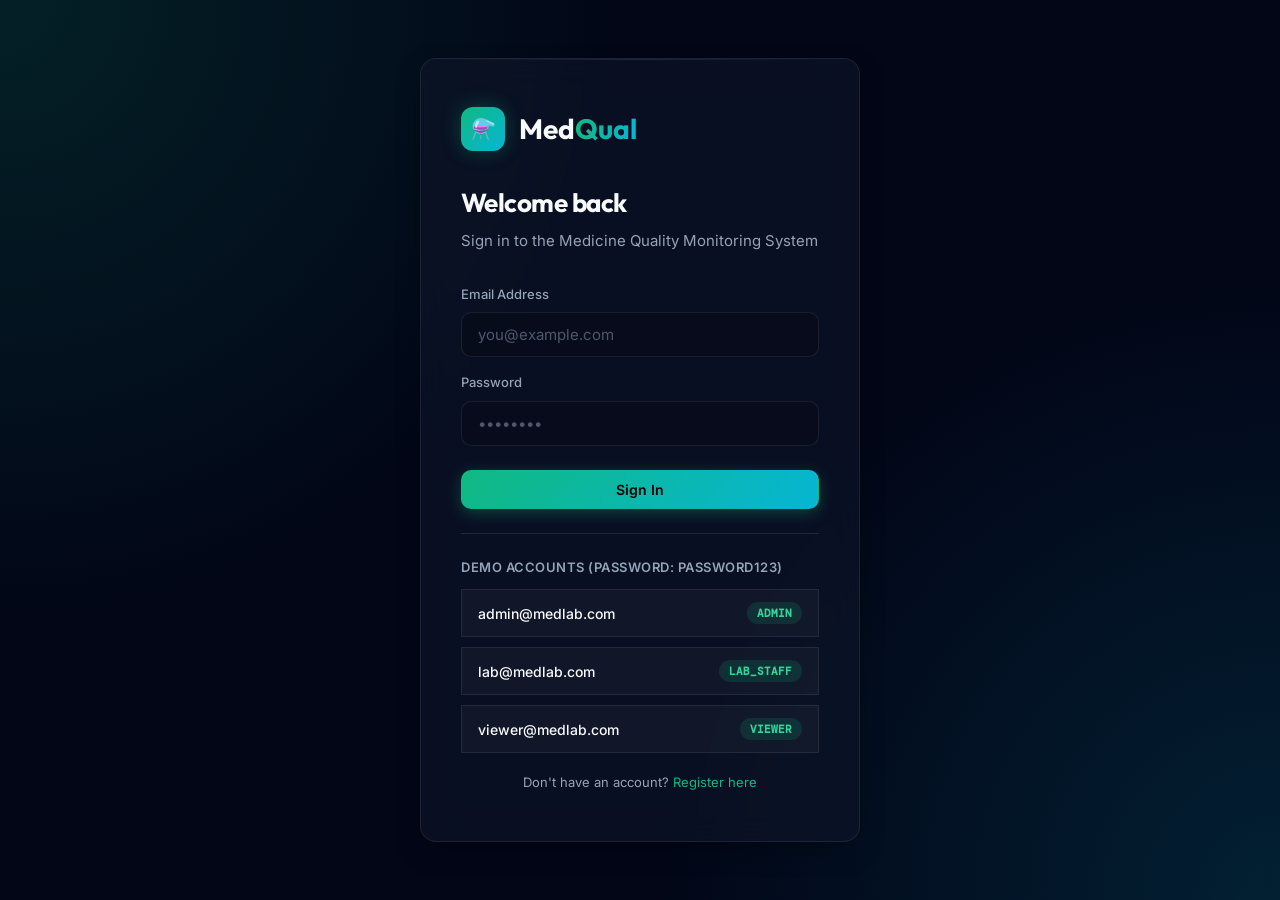
<file: medqual-simple/frontend/index.html>
<!DOCTYPE html>
<html lang="en">
<head>
    <meta charset="UTF-8">
    <meta name="viewport" content="width=device-width, initial-scale=1.0">
    <title>MedQual — Sign In</title>
    <link rel="stylesheet" href="css/style.css">
    <style>
        .login-features {
            margin-top: 24px;
            padding-top: 24px;
            border-top: 1px solid rgba(255,255,255,0.1);
        }
        .login-features p {
            font-size: 13px;
            color: var(--muted-foreground);
            margin-bottom: 12px;
            font-family: 'Inter', sans-serif;
            text-transform: uppercase;
            letter-spacing: 0.5px;
            font-weight: 600;
        }
        .demo-accounts {
            display: flex;
            flex-direction: column;
            gap: 10px;
        }
        .demo-btn {
            background: rgba(255,255,255,0.03);
            border: 1px solid rgba(255,255,255,0.08);
            border-radius: var(--radius);
            padding: 12px 16px;
            color: var(--foreground);
            font-family: 'Inter', sans-serif;
            font-size: 14px;
            font-weight: 500;
            cursor: pointer;
            text-align: left;
            transition: var(--transition);
            display: flex;
            align-items: center;
            justify-content: space-between;
        }
        .demo-btn:hover { 
            border-color: var(--emerald-500); 
            background: rgba(16, 185, 129, 0.05);
            transform: translateX(4px);
        }
        .role-tag {
            background: rgba(16, 185, 129, 0.15);
            color: #34d399;
            border-radius: 20px;
            padding: 4px 10px;
            font-family: 'DM Mono', monospace;
            font-size: 11px;
            font-weight: 600;
            text-transform: uppercase;
        }
    </style>
</head>
<body>
    <div class="login-wrapper">
        <div class="login-card fade-in-up">
            <div class="login-logo">
                <div class="logo-icon">⚗️</div>
                <div class="logo-text">Med<span>Qual</span></div>
            </div>

            <h1 class="login-title">Welcome back</h1>
            <p class="login-subtitle">Sign in to the Medicine Quality Monitoring System</p>

            <!-- Error message -->
            <div id="login-error" class="alert alert-error" style="display:none"></div>

            <!-- Login Form -->
            <form onsubmit="handleLogin(event)">
                <div class="form-group" style="margin-bottom:16px">
                    <label class="form-label">Email Address</label>
                    <input type="email" id="login-email" class="form-control"
                           placeholder="you@example.com" required autocomplete="email">
                </div>

                <div class="form-group" style="margin-bottom:24px">
                    <label class="form-label">Password</label>
                    <input type="password" id="login-password" class="form-control"
                           placeholder="••••••••" required autocomplete="current-password">
                </div>

                <button type="submit" id="login-btn" class="btn btn-primary" style="width:100%;justify-content:center">
                    Sign In
                </button>
            </form>

            <!-- Demo Accounts -->
            <div class="login-features">
                <p>DEMO ACCOUNTS (password: password123)</p>
                <div class="demo-accounts">
                    <button class="demo-btn" onclick="fillDemo('admin@medlab.com')">
                        admin@medlab.com <span class="role-tag">admin</span>
                    </button>
                    <button class="demo-btn" onclick="fillDemo('lab@medlab.com')">
                        lab@medlab.com <span class="role-tag">lab_staff</span>
                    </button>
                    <button class="demo-btn" onclick="fillDemo('viewer@medlab.com')">
                        viewer@medlab.com <span class="role-tag">viewer</span>
                    </button>
                </div>
            </div>

            <p style="text-align:center;font-size:13px;color:var(--muted-foreground);margin-top:20px">
                Don't have an account?
                <a href="register.html" style="color:var(--emerald-500);text-decoration:none">Register here</a>
            </p>
        </div>
    </div>

    <script src="js/app.js"></script>
    <script>
        // Redirect if already logged in
        if (Auth.isLoggedIn()) window.location.href = 'dashboard.html';

        function fillDemo(email) {
            document.getElementById('login-email').value = email;
            document.getElementById('login-password').value = 'password123';
        }
    </script>
</body>
</html>
</file>
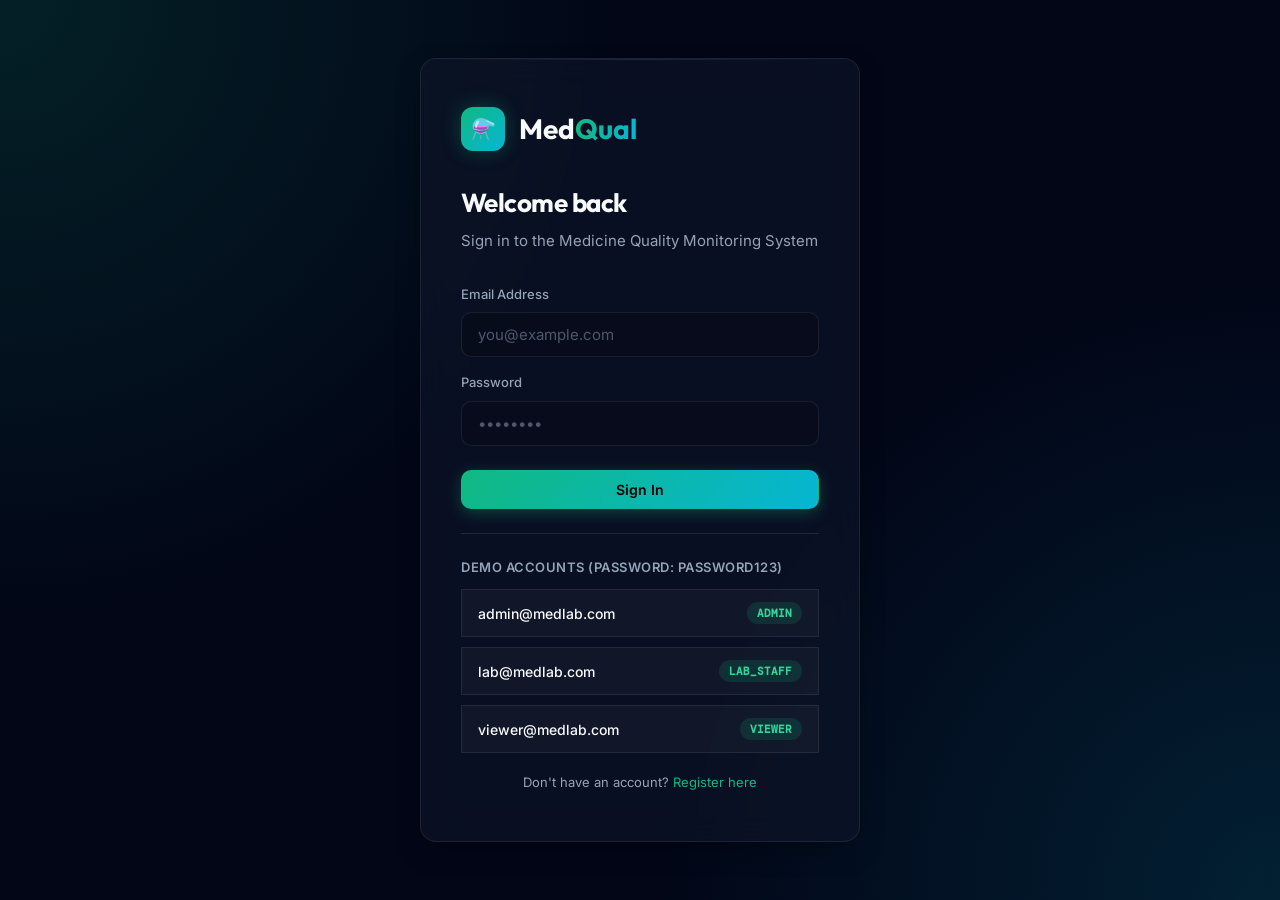
<file: medqual-simple/frontend/dashboard.html>
<!DOCTYPE html>
<html lang="en">
<head>
    <meta charset="UTF-8">
    <meta name="viewport" content="width=device-width, initial-scale=1.0">
    <title>MedQual — Dashboard</title>
    <link rel="stylesheet" href="css/style.css">

</head>
<body>

<!-- ═══════════════════════════════════════════════════════════
     APP LAYOUT
═══════════════════════════════════════════════════════════ -->
<div class="app-layout">

    <!-- ── Sidebar ─────────────────────────────────────────── -->
    <aside class="sidebar">
        <div class="sidebar-logo">
            <div class="logo-icon">⚗️</div>
            <div class="logo-name">Med<span>Qual</span></div>
        </div>

        <nav class="sidebar-nav">
            <div class="nav-section-label">Main</div>

            <a class="nav-item active" data-page="dashboard" onclick="navigate('dashboard')">
                <span class="nav-icon">📊</span> Dashboard
            </a>
            <a class="nav-item" data-page="medicines" onclick="navigate('medicines')">
                <span class="nav-icon">💊</span> Medicines
            </a>
            <a class="nav-item" data-page="testing" onclick="navigate('testing')">
                <span class="nav-icon">🧪</span> Quality Testing
            </a>
            <a class="nav-item" data-page="reports" onclick="navigate('reports')">
                <span class="nav-icon">📋</span> Reports
            </a>
        </nav>

        <div class="sidebar-footer">
            <div class="user-info">
                <div class="user-avatar" id="user-avatar">A</div>
                <div>
                    <div class="user-name" id="user-name-display">Loading...</div>
                    <div class="user-role" id="user-role-display">role</div>
                </div>
            </div>
            <button class="btn-logout" onclick="logout()">⎋ Sign Out</button>
        </div>
    </aside>

    <!-- ── Main Content ─────────────────────────────────────── -->
    <div class="main-content">

        <!-- Topbar -->
        <div class="topbar">
            <div class="topbar-title" id="topbar-title">Dashboard</div>
            <div class="topbar-right">
                <span class="role-pill" id="topbar-role">—</span>
                <span style="color:var(--muted-foreground);font-size:13px" id="topbar-username">—</span>
            </div>
        </div>

        <!-- Page Content -->
        <div class="page-content">

            <!-- ════ DASHBOARD TAB ═════════════════════════════ -->
            <div class="page-tab active" id="tab-dashboard">
                <div class="stats-grid fade-in-up">
                    <div class="stat-card">
                        <div class="stat-icon">💊</div>
                        <div class="stat-value" id="stat-total-medicines">—</div>
                        <div class="stat-label">Total Medicines</div>
                    </div>
                    <div class="stat-card">
                        <div class="stat-icon">✅</div>
                        <div class="stat-value" id="stat-safe">—</div>
                        <div class="stat-label">Safe Medicines</div>
                    </div>
                    <div class="stat-card danger">
                        <div class="stat-icon">❌</div>
                        <div class="stat-value" id="stat-unsafe">—</div>
                        <div class="stat-label">Unsafe Medicines</div>
                    </div>
                    <div class="stat-card warning">
                        <div class="stat-icon">⏳</div>
                        <div class="stat-value" id="stat-pending">—</div>
                        <div class="stat-label">Pending Review</div>
                    </div>
                    <div class="stat-card info">
                        <div class="stat-icon">🧪</div>
                        <div class="stat-value" id="stat-tests">—</div>
                        <div class="stat-label">Tests Conducted</div>
                    </div>
                    <div class="stat-card info">
                        <div class="stat-icon">👥</div>
                        <div class="stat-value" id="stat-users">—</div>
                        <div class="stat-label">Registered Users</div>
                    </div>
                </div>

                <div class="card fade-in-up delay-100">
                    <div class="card-title">🕐 Recent Test Activity</div>
                    <div class="table-wrapper">
                        <table>
                            <thead>
                                <tr>
                                    <th>Medicine</th>
                                    <th>Test Date</th>
                                    <th>Result</th>
                                </tr>
                            </thead>
                            <tbody id="recent-tests-body">
                                <tr class="skeleton-row">
                                    <td><div class="skeleton skeleton-text"></div></td>
                                    <td><div class="skeleton skeleton-text short"></div></td>
                                    <td><div class="skeleton skeleton-badge"></div></td>
                                </tr>
                            </tbody>
                        </table>
                    </div>
                </div>
            </div>

            <!-- ════ MEDICINES TAB ════════════════════════════ -->
            <div class="page-tab" id="tab-medicines">

                <!-- Add Medicine Form -->
                <div class="card fade-in-up" id="add-medicine-section">
                    <div class="card-title">➕ Add New Medicine</div>
                    <form id="add-medicine-form" onsubmit="addMedicine(event)">
                        <div class="form-grid">
                            <div class="form-group">
                                <label class="form-label">Medicine Name *</label>
                                <input type="text" id="med-name" class="form-control"
                                       placeholder="e.g. Paracetamol 500mg" required>
                            </div>
                            <div class="form-group">
                                <label class="form-label">Manufacturer *</label>
                                <input type="text" id="med-manufacturer" class="form-control"
                                       placeholder="e.g. PharmaCo Ltd" required>
                            </div>
                            <div class="form-group">
                                <label class="form-label">Batch Number *</label>
                                <input type="text" id="med-batch" class="form-control"
                                       placeholder="e.g. PCM-2024-001" required>
                            </div>
                            <div class="form-group">
                                <label class="form-label">Manufacturing Date *</label>
                                <input type="date" id="med-mfg" class="form-control" required>
                            </div>
                            <div class="form-group">
                                <label class="form-label">Expiry Date *</label>
                                <input type="date" id="med-exp" class="form-control" required>
                            </div>
                        </div>
                        <div style="margin-top:20px">
                            <button type="submit" class="btn btn-primary" id="add-medicine-btn">
                                + Add Medicine
                            </button>
                        </div>
                    </form>
                </div>

                <!-- Medicines List -->
                <div class="card fade-in-up delay-100">
                    <div class="card-title" style="justify-content:space-between">
                        <span>💊 All Medicines</span>
                        <button class="btn btn-secondary btn-sm" onclick="loadMedicines()">↻ Refresh</button>
                    </div>

                    <div class="search-bar">
                        <div class="search-input-wrapper">
                            <span class="search-icon">🔍</span>
                            <input type="text" id="med-search" class="form-control search-input"
                                   placeholder="Search by name, manufacturer or batch..."
                                   oninput="loadMedicines(this.value)">
                        </div>
                    </div>

                    <div class="table-wrapper">
                        <table>
                            <thead>
                                <tr>
                                    <th>Name</th>
                                    <th>Manufacturer</th>
                                    <th>Batch No</th>
                                    <th>Mfg. Date</th>
                                    <th>Exp. Date</th>
                                    <th>Status</th>
                                    <th>Actions</th>
                                </tr>
                            </thead>
                            <tbody id="medicines-tbody">
                                <tr class="skeleton-row">
                                    <td><div class="skeleton skeleton-text"></div></td>
                                    <td><div class="skeleton skeleton-text"></div></td>
                                    <td><div class="skeleton skeleton-text short"></div></td>
                                    <td><div class="skeleton skeleton-text short"></div></td>
                                    <td><div class="skeleton skeleton-text short"></div></td>
                                    <td><div class="skeleton skeleton-badge"></div></td>
                                    <td><div class="skeleton skeleton-text tiny"></div></td>
                                </tr>
                            </tbody>
                        </table>
                    </div>
                </div>
            </div>

            <!-- ════ QUALITY TESTING TAB ═════════════════════ -->
            <div class="page-tab" id="tab-testing">

                <!-- Add Test Form -->
                <div class="card fade-in-up">
                    <div class="card-title">🔬 Submit Test Result</div>
                    <form id="add-test-form" onsubmit="addTest(event)">
                        <div class="form-grid">
                            <div class="form-group">
                                <label class="form-label">Select Medicine *</label>
                                <select id="test-medicine-select" class="form-control" required>
                                    <option value="">-- Select Medicine --</option>
                                </select>
                            </div>
                            <div class="form-group">
                                <label class="form-label">Test Result *</label>
                                <select id="test-result" class="form-control" required>
                                    <option value="">-- Select Result --</option>
                                    <option value="pass">✓ Pass</option>
                                    <option value="fail">✕ Fail</option>
                                    <option value="pending">⏳ Pending</option>
                                </select>
                            </div>
                            <div class="form-group">
                                <label class="form-label">Test Date *</label>
                                <input type="date" id="test-date" class="form-control" required>
                            </div>
                        </div>

                        <div class="form-grid" style="margin-top:16px">
                            <div class="form-group">
                                <label class="form-label">Remarks</label>
                                <textarea id="test-remarks" class="form-control"
                                          placeholder="Observations, notes..."></textarea>
                            </div>
                            <div class="form-group">
                                <label class="form-label">Test Parameters (JSON)</label>
                                <textarea id="test-params" class="form-control"
                                          placeholder='{"potency":"98.5%","moisture":"0.3%"}'></textarea>
                                <div class="hint">Optional. Enter as JSON object with key-value pairs.</div>
                            </div>
                        </div>

                        <div style="margin-top:20px">
                            <button type="submit" class="btn btn-primary" id="add-test-btn">
                                + Add Test Result
                            </button>
                        </div>
                    </form>
                </div>

                <!-- Test History -->
                <div class="card fade-in-up delay-100">
                    <div class="card-title" style="justify-content:space-between">
                        <span>📜 Test History (All Medicines)</span>
                        <button class="btn btn-secondary btn-sm" onclick="loadAllTests()">↻ Refresh</button>
                    </div>

                    <div class="table-wrapper">
                        <table>
                            <thead>
                                <tr>
                                    <th>Medicine</th>
                                    <th>Tested By</th>
                                    <th>Date</th>
                                    <th>Result</th>
                                    <th>Remarks</th>
                                    <th>Parameters</th>
                                </tr>
                            </thead>
                            <tbody id="tests-tbody">
                                <tr class="skeleton-row">
                                    <td><div class="skeleton skeleton-text"></div></td>
                                    <td><div class="skeleton skeleton-text"></div></td>
                                    <td><div class="skeleton skeleton-text short"></div></td>
                                    <td><div class="skeleton skeleton-badge"></div></td>
                                    <td><div class="skeleton skeleton-text"></div></td>
                                    <td><div class="skeleton skeleton-text short"></div></td>
                                </tr>
                            </tbody>
                        </table>
                    </div>
                </div>
            </div>

            <!-- ════ REPORTS TAB ══════════════════════════════ -->
            <div class="page-tab" id="tab-reports">
                <div class="card fade-in-up">
                    <div class="card-title" style="justify-content:space-between">
                        <span>📊 Quality Reports</span>
                        <button class="btn btn-secondary btn-sm" onclick="loadReports()">↻ Refresh</button>
                    </div>

                    <div class="filter-tabs">
                        <button class="filter-tab active" onclick="filterReports(this, '')">All</button>
                        <button class="filter-tab" onclick="filterReports(this, 'safe')">✅ Safe</button>
                        <button class="filter-tab" onclick="filterReports(this, 'unsafe')">❌ Unsafe</button>
                        <button class="filter-tab" onclick="filterReports(this, 'pending')">⏳ Pending</button>
                    </div>

                    <div id="reports-container">
                        <div class="table-wrapper">
                            <table>
                                <thead>
                                    <tr><th>Medicine</th><th>Manufacturer</th><th>Batch No</th><th>Status</th><th>Generated</th><th>By</th><th>Actions</th></tr>
                                </thead>
                                <tbody>
                                    <tr class="skeleton-row">
                                        <td><div class="skeleton skeleton-text"></div></td>
                                        <td><div class="skeleton skeleton-text"></div></td>
                                        <td><div class="skeleton skeleton-text short"></div></td>
                                        <td><div class="skeleton skeleton-badge"></div></td>
                                        <td><div class="skeleton skeleton-text short"></div></td>
                                        <td><div class="skeleton skeleton-text"></div></td>
                                        <td><div class="skeleton skeleton-text tiny"></div></td>
                                    </tr>
                                </tbody>
                            </table>
                        </div>
                    </div>
                </div>
            </div>

        </div><!-- /page-content -->
    </div><!-- /main-content -->
</div><!-- /app-layout -->


<!-- ═══════════════════════════════════════════════════════════
     EDIT MEDICINE MODAL
═══════════════════════════════════════════════════════════ -->
<div class="modal-backdrop" id="edit-modal">
    <div class="modal">
        <div class="modal-header">
            <div class="modal-title">✏️ Edit Medicine</div>
            <button class="modal-close" onclick="closeEditModal()">×</button>
        </div>
        <form onsubmit="saveEdit(event)">
            <input type="hidden" id="edit-medicine-id">
            <div class="form-grid">
                <div class="form-group">
                    <label class="form-label">Medicine Name</label>
                    <input type="text" id="edit-med-name" class="form-control" required>
                </div>
                <div class="form-group">
                    <label class="form-label">Manufacturer</label>
                    <input type="text" id="edit-med-manufacturer" class="form-control" required>
                </div>
                <div class="form-group">
                    <label class="form-label">Batch Number</label>
                    <input type="text" id="edit-med-batch" class="form-control" required>
                </div>
                <div class="form-group">
                    <label class="form-label">Manufacturing Date</label>
                    <input type="date" id="edit-med-mfg" class="form-control" required>
                </div>
                <div class="form-group">
                    <label class="form-label">Expiry Date</label>
                    <input type="date" id="edit-med-exp" class="form-control" required>
                </div>
            </div>
            <div style="display:flex;gap:12px;margin-top:24px">
                <button type="submit" class="btn btn-primary">Save Changes</button>
                <button type="button" class="btn btn-secondary" onclick="closeEditModal()">Cancel</button>
            </div>
        </form>
    </div>
</div>


<!-- ═══════════════════════════════════════════════════════════
     REPORT DETAIL MODAL
═══════════════════════════════════════════════════════════ -->
<div class="modal-backdrop" id="report-modal">
    <div class="modal" style="max-width:820px">
        <div class="modal-header">
            <div class="modal-title">📋 Quality Report</div>
            <button class="modal-close" onclick="closeReportModal()">×</button>
        </div>
        <div id="report-modal-content">
            <div class="skeleton" style="height: 100px; width: 100%; margin-bottom: 24px; border-radius: 12px;"></div>
            <div style="display:grid;grid-template-columns:1fr 1fr;gap:16px;margin-bottom:24px;">
                <div class="skeleton" style="height: 200px; border-radius: 12px;"></div>
                <div class="skeleton" style="height: 200px; border-radius: 12px;"></div>
            </div>
        </div>
    </div>
</div>


<script src="js/app.js"></script>
<script>
    // ─── Init ──────────────────────────────────────────────
    const user = requireAuth();

    if (user) {
        populateUserInfo();

        // Populate topbar
        document.getElementById('topbar-role').textContent = user.role.replace('_', ' ');
        document.getElementById('topbar-username').textContent = user.name;

        // Hide Add Medicine form for viewers
        if (user.role === 'viewer') {
            const addSection = document.getElementById('add-medicine-section');
            if (addSection) addSection.style.display = 'none';

            const addTestForm = document.getElementById('add-test-form').parentElement;
            if (addTestForm) addTestForm.style.display = 'none';
        }

        // Load initial page
        navigate('dashboard');
    }

    function filterReports(btn, status) {
        document.querySelectorAll('.filter-tab').forEach(t => t.classList.remove('active'));
        btn.classList.add('active');
        loadReports(status);
    }
</script>

</body>
</html>
</file>
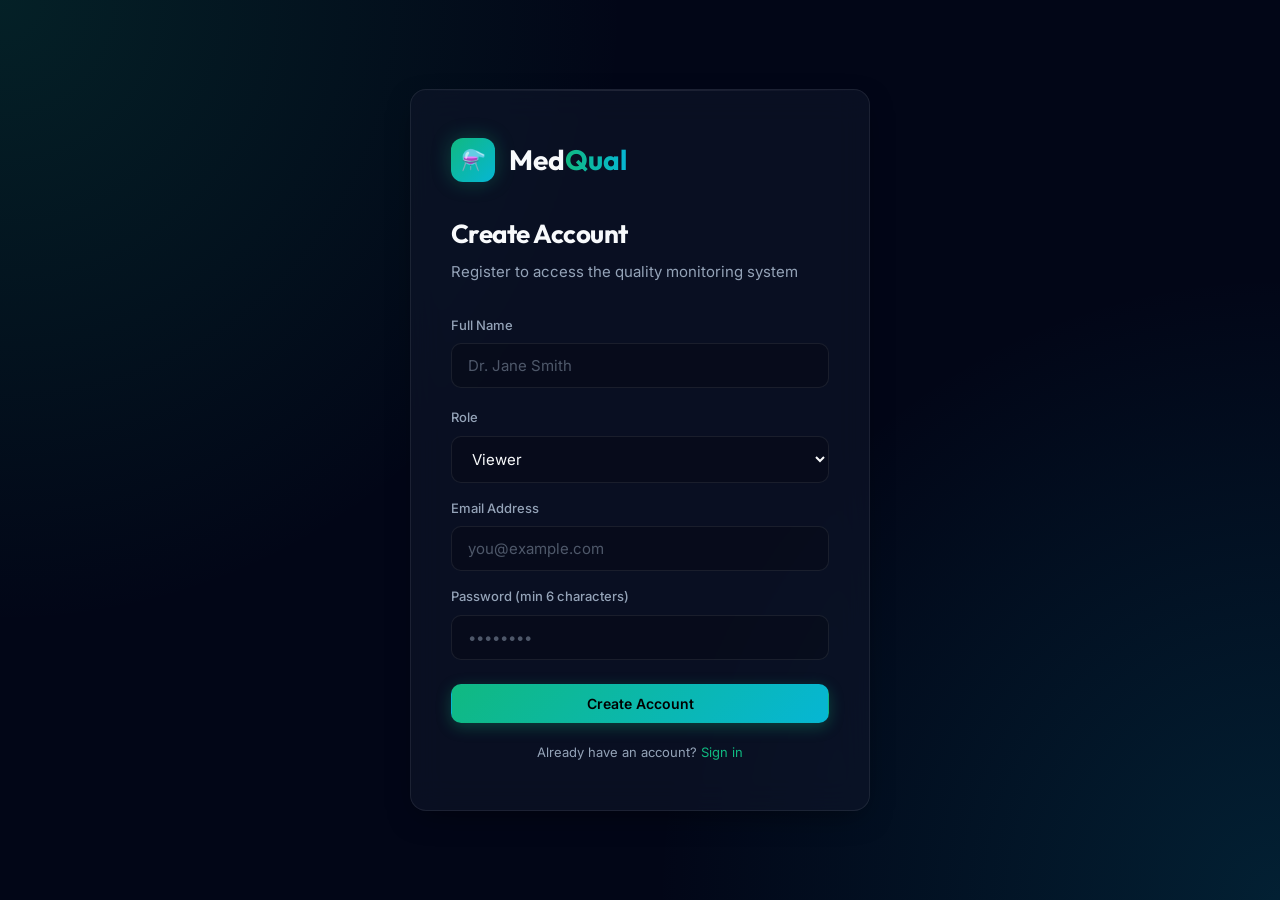
<file: medqual-simple/frontend/register.html>
<!DOCTYPE html>
<html lang="en">
<head>
    <meta charset="UTF-8">
    <meta name="viewport" content="width=device-width, initial-scale=1.0">
    <title>MedQual — Register</title>
    <link rel="stylesheet" href="css/style.css">
</head>
<body>
    <div class="login-wrapper">
        <div class="login-card fade-in-up" style="max-width:460px">
            <div class="login-logo">
                <div class="logo-icon">⚗️</div>
                <div class="logo-text">Med<span>Qual</span></div>
            </div>

            <h1 class="login-title">Create Account</h1>
            <p class="login-subtitle">Register to access the quality monitoring system</p>

            <div id="reg-error" class="alert alert-error" style="display:none"></div>
            <div id="reg-success" class="alert alert-success" style="display:none"></div>

            <form onsubmit="handleRegister(event)">
                <div class="form-grid" style="margin-bottom:16px">
                    <div class="form-group">
                        <label class="form-label">Full Name</label>
                        <input type="text" id="reg-name" class="form-control"
                               placeholder="Dr. Jane Smith" required>
                    </div>
                    <div class="form-group">
                        <label class="form-label">Role</label>
                        <select id="reg-role" class="form-control">
                            <option value="viewer">Viewer</option>
                            <option value="lab_staff">Lab Staff</option>
                            <option value="admin">Admin</option>
                        </select>
                    </div>
                </div>

                <div class="form-group" style="margin-bottom:16px">
                    <label class="form-label">Email Address</label>
                    <input type="email" id="reg-email" class="form-control"
                           placeholder="you@example.com" required>
                </div>

                <div class="form-group" style="margin-bottom:24px">
                    <label class="form-label">Password (min 6 characters)</label>
                    <input type="password" id="reg-password" class="form-control"
                           placeholder="••••••••" required minlength="6">
                </div>

                <button type="submit" id="reg-btn" class="btn btn-primary" style="width:100%;justify-content:center">
                    Create Account
                </button>
            </form>

            <p style="text-align:center;font-size:13px;color:var(--muted-foreground);margin-top:20px">
                Already have an account?
                <a href="index.html" style="color:var(--emerald-500);text-decoration:none">Sign in</a>
            </p>
        </div>
    </div>

    <script src="js/app.js"></script>
    <script>
        if (Auth.isLoggedIn()) window.location.href = 'dashboard.html';

        async function handleRegister(e) {
            e.preventDefault();
            const btn = document.getElementById('reg-btn');
            const errEl = document.getElementById('reg-error');
            const successEl = document.getElementById('reg-success');
            errEl.style.display = 'none';
            successEl.style.display = 'none';
            btn.disabled = true;
            btn.innerHTML = '<div class="spinner"></div> Creating...';

            try {
                await apiCall('/register', 'POST', {
                    name: document.getElementById('reg-name').value,
                    email: document.getElementById('reg-email').value,
                    password: document.getElementById('reg-password').value,
                    role: document.getElementById('reg-role').value
                });

                successEl.textContent = '✓ Account created! Redirecting to login...';
                successEl.style.display = 'flex';
                setTimeout(() => window.location.href = 'index.html', 2000);
            } catch (err) {
                errEl.textContent = err.message;
                errEl.style.display = 'flex';
                btn.disabled = false;
                btn.innerHTML = 'Create Account';
            }
        }
    </script>
</body>
</html>
</file>
<file: medqual-simple/frontend/css/style.css>
/* ============================================================
   MedQual - Premium Professional Dashboard UI
   ============================================================ */

@import url('https://fonts.googleapis.com/css2?family=Outfit:wght@300;400;500;600;700&family=Inter:wght@400;500;600&family=DM+Mono:wght@400;500&display=swap');

:root {
  /* Rich Dark Mode Palette */
  --bg-deep: #020617; /* Slate 950 */
  --bg-surface: rgba(15, 23, 42, 0.6); /* Slate 900 Glass */
  --bg-surface-hover: rgba(30, 41, 59, 0.8); /* Slate 800 */
  
  --primary-glow: rgba(16, 185, 129, 0.15);
  --cyan-glow: rgba(6, 182, 212, 0.15);
  
  --emerald-500: #10b981;
  --cyan-500: #06b6d4;
  --rose-500: #f43f5e;
  --amber-500: #f59e0b;
  
  --foreground: #f8fafc;
  --muted-foreground: #94a3b8;
  
  --border: rgba(255, 255, 255, 0.08);
  --border-highlight: rgba(255, 255, 255, 0.15);
  
  --radius-md: 10px;
  --radius-lg: 16px;
  --transition: all 0.3s cubic-bezier(0.16, 1, 0.3, 1);
  --glass-blur: blur(16px);
}

*, *::before, *::after { box-sizing: border-box; margin: 0; padding: 0; }
html { scroll-behavior: smooth; }

body {
  font-family: 'Inter', sans-serif;
  background-color: var(--bg-deep);
  background-image: 
    radial-gradient(circle at top left, var(--primary-glow), transparent 40%),
    radial-gradient(circle at bottom right, var(--cyan-glow), transparent 40%);
  color: var(--foreground);
  min-height: 100vh;
  line-height: 1.5;
  overflow-x: hidden;
  background-attachment: fixed;
}

h1, h2, h3, h4, h5, h6 { font-family: 'Outfit', sans-serif; letter-spacing: -0.02em; }

/* ─── Premium Glass Cards ────────────────────────────────────── */
.card, .stat-card, .login-card, .modal {
  background: var(--bg-surface);
  backdrop-filter: var(--glass-blur);
  -webkit-backdrop-filter: var(--glass-blur);
  border: 1px solid var(--border);
  border-radius: var(--radius-lg);
  box-shadow: 0 10px 30px -10px rgba(0,0,0,0.5);
  transition: var(--transition);
  position: relative;
  overflow: hidden;
}

/* Subtle inner top highlight for premium 3D feel */
.card::before, .stat-card::before, .login-card::before, .modal::before {
  content: '';
  position: absolute;
  top: 0; left: 0; width: 100%; height: 1px;
  background: linear-gradient(90deg, transparent, rgba(255,255,255,0.1), transparent);
}

.card { padding: 32px; margin-bottom: 24px; }
.card:hover { border-color: var(--border-highlight); box-shadow: 0 15px 35px -10px rgba(0,0,0,0.6); }

/* ─── Login Page ────────────────────────────────────────────── */
.login-wrapper {
  min-height: 100vh; display: flex; align-items: center; justify-content: center; position: relative;
}
.login-card { padding: 48px 40px; width: 100%; max-width: 440px; z-index: 10; }

.login-logo { display: flex; align-items: center; gap: 14px; margin-bottom: 32px; }
.logo-icon {
  width: 44px; height: 44px;
  background: linear-gradient(135deg, var(--emerald-500), var(--cyan-500));
  border-radius: 12px; display: flex; align-items: center; justify-content: center;
  font-size: 20px; box-shadow: 0 0 20px rgba(16,185,129,0.3);
}
.logo-text { font-family: 'Outfit', sans-serif; font-size: 28px; font-weight: 700; }
.logo-text span { background: linear-gradient(to right, var(--emerald-500), var(--cyan-500)); -webkit-background-clip: text; color: transparent; }

.login-title { font-size: 26px; font-weight: 700; margin-bottom: 8px; }
.login-subtitle { color: var(--muted-foreground); font-size: 15px; margin-bottom: 32px; }

/* ─── Layout & Sidebar ──────────────────────────────────────── */
.app-layout { display: flex; min-height: 100vh; }
.sidebar {
  width: 260px; background: rgba(2, 6, 23, 0.8);
  backdrop-filter: var(--glass-blur); -webkit-backdrop-filter: var(--glass-blur);
  border-right: 1px solid var(--border); display: flex; flex-direction: column;
  position: fixed; top: 0; left: 0; bottom: 0; z-index: 40;
}
.sidebar-logo { padding: 24px; display: flex; align-items: center; gap: 12px; border-bottom: 1px solid var(--border); }
.sidebar-logo .logo-icon { width: 36px; height: 36px; font-size: 18px; }
.sidebar-logo .logo-text { font-size: 20px; }

.sidebar-nav { flex: 1; padding: 20px 16px; overflow-y: auto; }
.nav-section-label { font-size: 11px; font-weight: 600; color: var(--muted-foreground); text-transform: uppercase; letter-spacing: 1px; padding: 8px 16px; font-family: 'DM Mono', monospace; }

.nav-item {
  display: flex; align-items: center; gap: 12px; padding: 12px 16px;
  color: var(--muted-foreground); text-decoration: none; font-size: 14px; font-weight: 500;
  border-radius: var(--radius-md); transition: var(--transition); margin-bottom: 6px; position: relative;
}
.nav-item::before {
  content: ''; position: absolute; left: 0; top: 50%; transform: translateY(-50%) scaleY(0);
  width: 3px; height: 20px; background: var(--emerald-500); border-radius: 4px; transition: var(--transition);
}
.nav-item:hover { color: var(--foreground); background: rgba(255,255,255,0.03); transform: translateX(4px); }
.nav-item.active { color: var(--foreground); background: linear-gradient(90deg, rgba(16,185,129,0.1) 0%, transparent 100%); font-weight: 600; }
.nav-item.active::before { transform: translateY(-50%) scaleY(1); }
.nav-item .nav-icon { font-size: 18px; width: 20px; text-align: center; transition: var(--transition); opacity: 0.7; }
.nav-item.active .nav-icon { opacity: 1; filter: drop-shadow(0 0 8px rgba(16,185,129,0.5)); }

.sidebar-footer { padding: 20px; border-top: 1px solid var(--border); background: rgba(0,0,0,0.2); }
.user-info { display: flex; align-items: center; gap: 12px; margin-bottom: 16px; }
.user-avatar { width: 40px; height: 40px; background: linear-gradient(135deg, var(--cyan-500), var(--emerald-500)); border-radius: 12px; display: flex; align-items: center; justify-content: center; font-size: 16px; font-weight: 600; color: #fff; box-shadow: 0 4px 10px rgba(6,182,212,0.3); }

/* ─── Main Content ──────────────────────────────────────────── */
.main-content { margin-left: 260px; flex: 1; display: flex; flex-direction: column; }
.topbar { background: rgba(2, 6, 23, 0.7); backdrop-filter: var(--glass-blur); -webkit-backdrop-filter: var(--glass-blur); border-bottom: 1px solid var(--border); padding: 20px 40px; display: flex; align-items: center; justify-content: space-between; position: sticky; top: 0; z-index: 30; }
.topbar-title { font-family: 'Outfit', sans-serif; font-size: 22px; font-weight: 600; letter-spacing: -0.5px; }
.topbar-right { display: flex; align-items: center; gap: 16px; }
.page-content { padding: 40px; flex: 1; max-width: 1400px; margin: 0 auto; width: 100%; }

/* ─── Stats Grid ────────────────────────────────────────────── */
.stats-grid { display: grid; grid-template-columns: repeat(auto-fit, minmax(240px, 1fr)); gap: 24px; margin-bottom: 32px; }
.stat-card { padding: 24px; display: flex; flex-direction: column; }
.stat-card:hover { transform: translateY(-5px); border-color: rgba(255,255,255,0.15); box-shadow: 0 15px 30px rgba(0,0,0,0.4); }
.stat-icon { font-size: 24px; margin-bottom: 16px; padding: 12px; background: rgba(255,255,255,0.03); border-radius: 12px; width: fit-content; }
.stat-value { font-size: 36px; font-weight: 700; font-family: 'Outfit', sans-serif; line-height: 1; margin-bottom: 8px; }
.stat-label { font-size: 13px; color: var(--muted-foreground); font-weight: 500; text-transform: uppercase; letter-spacing: 0.5px; }

/* ─── Forms & Buttons ───────────────────────────────────────── */
.form-grid { display: grid; grid-template-columns: repeat(auto-fit, minmax(300px, 1fr)); gap: 20px; }
.form-group { display: flex; flex-direction: column; gap: 8px; }
.form-label { font-size: 13px; font-weight: 500; color: var(--muted-foreground); }
.form-control {
  background: rgba(0,0,0,0.2); border: 1px solid var(--border); border-radius: var(--radius-md);
  color: var(--foreground); font-family: 'Inter', sans-serif; font-size: 15px; padding: 12px 16px;
  outline: none; transition: var(--transition); width: 100%;
}
.form-control:focus { border-color: var(--emerald-500); background: rgba(0,0,0,0.4); box-shadow: 0 0 0 4px rgba(16,185,129,0.1); }
.form-control::placeholder { color: var(--muted-foreground); opacity: 0.5; }
select.form-control option { background: var(--bg-deep); }
textarea.form-control { min-height: 100px; resize: vertical; }

.btn {
  display: inline-flex; align-items: center; justify-content: center; gap: 8px;
  padding: 10px 20px; border-radius: var(--radius-md); font-family: 'Inter', sans-serif;
  font-size: 14px; font-weight: 600; cursor: pointer; border: 1px solid transparent;
  transition: var(--transition); white-space: nowrap;
}
.btn-primary {
  background: linear-gradient(135deg, var(--emerald-500), var(--cyan-500)); color: #000;
  box-shadow: 0 4px 15px rgba(16,185,129,0.3);
}
.btn-primary:hover { transform: translateY(-2px); box-shadow: 0 8px 25px rgba(16,185,129,0.4); }
.btn-secondary { background: rgba(255,255,255,0.05); color: var(--foreground); border: 1px solid var(--border); }
.btn-secondary:hover { background: rgba(255,255,255,0.1); }
.btn-danger { background: linear-gradient(135deg, var(--rose-500), #e11d48); color: #fff; box-shadow: 0 4px 15px rgba(244,63,94,0.3); }
.btn-danger:hover { transform: translateY(-2px); box-shadow: 0 8px 25px rgba(244,63,94,0.4); }
.btn-sm { padding: 8px 16px; font-size: 13px; }

/* ─── Tables ────────────────────────────────────────────────── */
.table-wrapper { overflow-x: auto; border-radius: var(--radius-md); border: 1px solid var(--border); background: rgba(0,0,0,0.1); }
table { width: 100%; border-collapse: collapse; font-size: 14px; }
thead th { text-align: left; padding: 16px 20px; font-size: 12px; font-weight: 600; color: var(--muted-foreground); text-transform: uppercase; letter-spacing: 1px; font-family: 'DM Mono', monospace; border-bottom: 1px solid var(--border); background: rgba(255,255,255,0.02); }
tbody tr { border-bottom: 1px solid rgba(255,255,255,0.03); transition: var(--transition); }
tbody tr:last-child { border-bottom: none; }
tbody tr:hover { background: rgba(255,255,255,0.04); }
tbody td { padding: 16px 20px; color: var(--foreground); vertical-align: middle; }

/* ─── Badges & Status ───────────────────────────────────────── */
.badge { display: inline-flex; align-items: center; gap: 6px; padding: 4px 12px; border-radius: 20px; font-size: 12px; font-weight: 600; text-transform: uppercase; letter-spacing: 0.5px; border: 1px solid transparent; }
.badge-safe, .badge-pass { background: rgba(16,185,129,0.1); color: #34d399; border-color: rgba(16,185,129,0.3); }
.badge-unsafe, .badge-fail { background: rgba(244,63,94,0.1); color: #fb7185; border-color: rgba(244,63,94,0.3); }
.badge-pending { background: rgba(245,158,11,0.1); color: #fbbf24; border-color: rgba(245,158,11,0.3); }

/* ─── Alerts & Toast ────────────────────────────────────────── */
.alert { padding: 16px; border-radius: var(--radius-md); font-size: 14px; display: flex; align-items: center; gap: 12px; margin-bottom: 24px; backdrop-filter: blur(8px); }
.alert-success { background: rgba(16,185,129,0.1); border: 1px solid rgba(16,185,129,0.3); color: #34d399; }
.alert-error { background: rgba(244,63,94,0.1); border: 1px solid rgba(244,63,94,0.3); color: #fb7185; }
.alert-hidden { display: none !important; }

.toast { position: fixed; top: 32px; right: 32px; z-index: 100; padding: 16px 24px; border-radius: var(--radius-md); font-size: 14px; font-weight: 500; box-shadow: 0 10px 40px rgba(0,0,0,0.5); transform: translateX(120%); transition: transform 0.4s cubic-bezier(0.16, 1, 0.3, 1); display: flex; align-items: center; gap: 12px; background: rgba(15,23,42,0.95); backdrop-filter: blur(12px); border: 1px solid var(--border); max-width: 400px; }
.toast.show { transform: translateX(0); }
.toast.toast-success { border-left: 4px solid var(--emerald-500); }
.toast.toast-error { border-left: 4px solid var(--rose-500); }

/* ─── Search Bar & Tabs ─────────────────────────────────────── */
.search-bar { display: flex; gap: 12px; margin-bottom: 24px; align-items: center; }
.search-input-wrapper { position: relative; flex: 1; }
.search-input-wrapper .search-icon { position: absolute; left: 16px; top: 50%; transform: translateY(-50%); color: var(--muted-foreground); font-size: 18px; }
.search-input { padding-left: 44px !important; border-radius: 30px; background: rgba(255,255,255,0.03); border: 1px solid rgba(255,255,255,0.05); }
.search-input:focus { background: rgba(0,0,0,0.3); }

.filter-tabs { display: flex; gap: 12px; margin-bottom: 32px; flex-wrap: wrap; }
.filter-tab { padding: 8px 20px; border-radius: 30px; border: 1px solid rgba(255,255,255,0.1); background: rgba(255,255,255,0.02); color: var(--muted-foreground); font-size: 14px; font-weight: 500; cursor: pointer; transition: var(--transition); }
.filter-tab:hover { border-color: rgba(255,255,255,0.3); color: var(--foreground); }
.filter-tab.active { background: linear-gradient(135deg, rgba(16,185,129,0.15), rgba(6,182,212,0.15)); border-color: var(--emerald-500); color: var(--foreground); box-shadow: 0 0 20px rgba(16,185,129,0.15); }

/* ─── Modals ────────────────────────────────────────────────── */
.modal-backdrop { display: none; position: fixed; inset: 0; background: rgba(0,0,0,0.8); backdrop-filter: blur(8px); z-index: 500; align-items: center; justify-content: center; padding: 20px; animation: fadeIn 0.3s ease; }
.modal { width: 100%; max-width: 600px; max-height: 90vh; overflow-y: auto; animation: modalSlideUp 0.4s cubic-bezier(0.16, 1, 0.3, 1); border: 1px solid rgba(255,255,255,0.1); padding: 40px; }
.modal-header { display: flex; align-items: center; justify-content: space-between; margin-bottom: 32px; border-bottom: 1px solid rgba(255,255,255,0.05); padding-bottom: 16px; }
.modal-title { font-family: 'Outfit', sans-serif; font-size: 22px; font-weight: 600; }
.modal-close { background: rgba(255,255,255,0.05); border: 1px solid rgba(255,255,255,0.1); border-radius: 50%; width: 36px; height: 36px; display: flex; align-items: center; justify-content: center; color: var(--muted-foreground); font-size: 20px; cursor: pointer; transition: var(--transition); }
.modal-close:hover { background: rgba(244,63,94,0.2); color: var(--rose-500); border-color: rgba(244,63,94,0.5); transform: rotate(90deg); }

/* ─── Skeletons & Animations ────────────────────────────────── */
.page-tab { display: none; }
.page-tab.active { display: block; animation: fadeSlideUp 0.5s cubic-bezier(0.16, 1, 0.3, 1) forwards; }
@keyframes fadeSlideUp { from { opacity: 0; transform: translateY(20px); } to { opacity: 1; transform: translateY(0); } }
@keyframes fadeIn { from { opacity: 0; } to { opacity: 1; } }
@keyframes modalSlideUp { from { opacity: 0; transform: translateY(30px) scale(0.95); } to { opacity: 1; transform: translateY(0) scale(1); } }
.fade-in-up { animation: fadeSlideUp 0.6s cubic-bezier(0.16, 1, 0.3, 1) forwards; opacity: 0; transform: translateY(20px); }
.delay-100 { animation-delay: 100ms; }
.delay-200 { animation-delay: 200ms; }

.skeleton {
  background: rgba(255,255,255,0.05);
  background-image: linear-gradient(90deg, rgba(255,255,255,0) 0%, rgba(255,255,255,0.08) 50%, rgba(255,255,255,0) 100%);
  background-size: 200% 100%;
  animation: shimmer 2s infinite linear;
  border-radius: var(--radius-md);
}
@keyframes shimmer { 0% { background-position: -200% 0; } 100% { background-position: 200% 0; } }

.skeleton-text { height: 16px; width: 100%; margin: 4px 0; }
.skeleton-text.short { width: 60%; }
.skeleton-text.tiny { width: 30%; }
.skeleton-row td { padding: 16px 20px; }
.skeleton-row .skeleton { height: 16px; width: 100%; }
.skeleton-badge { height: 26px; width: 70px; border-radius: 20px; }
.spinner { display: inline-block; width: 20px; height: 20px; border: 2px solid rgba(16,185,129,0.3); border-top-color: var(--emerald-500); border-radius: 50%; animation: spin 0.8s cubic-bezier(0.4, 0, 0.2, 1) infinite; }
@keyframes spin { to { transform: rotate(360deg); } }
.loading-overlay { display: flex; align-items: center; justify-content: center; padding: 60px; color: var(--muted-foreground); gap: 12px; }

/* ─── Specific Components ───────────────────────────────────── */
.role-pill { background: rgba(6,182,212,0.15); border: 1px solid rgba(6,182,212,0.3); color: #22d3ee; font-family: 'DM Mono', monospace; font-size: 12px; font-weight: 600; padding: 6px 14px; border-radius: 30px; text-transform: uppercase; letter-spacing: 0.5px; box-shadow: 0 0 10px rgba(6,182,212,0.2); }
.hint { font-size: 12px; color: var(--muted-foreground); margin-top: 6px; }
.empty-state { text-align: center; padding: 80px 20px; color: var(--muted-foreground); }
.empty-state .empty-icon { font-size: 56px; margin-bottom: 20px; opacity: 0.5; filter: drop-shadow(0 0 10px rgba(255,255,255,0.1)); }
.empty-state p { font-size: 16px; }
.report-status-banner { border-radius: var(--radius-lg); padding: 32px; display: flex; align-items: center; gap: 24px; margin-bottom: 32px; position: relative; overflow: hidden; }
.report-status-banner::before { content: ''; position: absolute; top: 0; left: 0; right: 0; bottom: 0; background: linear-gradient(135deg, rgba(255,255,255,0.1) 0%, transparent 100%); pointer-events: none; }
.report-status-banner.safe { background: rgba(16,185,129,0.1); border: 1px solid rgba(16,185,129,0.3); }
.report-status-banner.unsafe { background: rgba(244,63,94,0.1); border: 1px solid rgba(244,63,94,0.3); }
.report-status-banner.pending { background: rgba(245,158,11,0.1); border: 1px solid rgba(245,158,11,0.3); }
.status-icon { font-size: 48px; filter: drop-shadow(0 4px 10px rgba(0,0,0,0.2)); }
.status-text h2 { font-size: 28px; font-weight: 700; margin-bottom: 4px; }
.status-text p { color: rgba(255,255,255,0.7); font-size: 15px; }
.divider { border: none; border-top: 1px solid rgba(255,255,255,0.1); margin: 32px 0; }

.login-features p { font-size: 12px; color: var(--muted-foreground); margin-bottom: 12px; font-family: 'Inter', sans-serif; text-transform: uppercase; letter-spacing: 0.5px; font-weight: 600; }
.demo-accounts { display: flex; flex-direction: column; gap: 10px; }
.demo-btn { background: rgba(255,255,255,0.03); border: 1px solid rgba(255,255,255,0.08); border-radius: var(--radius-md); padding: 12px 16px; color: var(--foreground); font-family: 'Inter', sans-serif; font-size: 14px; font-weight: 500; cursor: pointer; text-align: left; transition: var(--transition); display: flex; align-items: center; justify-content: space-between; }
.demo-btn:hover { border-color: var(--emerald-500); background: rgba(16,185,129,0.05); transform: translateX(4px); }
.role-tag { background: rgba(16,185,129,0.15); color: #34d399; border-radius: 20px; padding: 4px 10px; font-family: 'DM Mono', monospace; font-size: 11px; font-weight: 600; text-transform: uppercase; }

::-webkit-scrollbar { width: 8px; height: 8px; }
::-webkit-scrollbar-track { background: var(--bg-deep); }
::-webkit-scrollbar-thumb { background: rgba(255,255,255,0.2); border-radius: 4px; }
::-webkit-scrollbar-thumb:hover { background: rgba(255,255,255,0.3); }

@media (max-width: 768px) {
  .sidebar { transform: translateX(-100%); }
  .main-content { margin-left: 0; }
  .page-content { padding: 20px; }
  .stats-grid { grid-template-columns: repeat(2, 1fr); }
  .form-grid { grid-template-columns: 1fr; }
  .topbar { padding: 16px 20px; }
}
</file>
